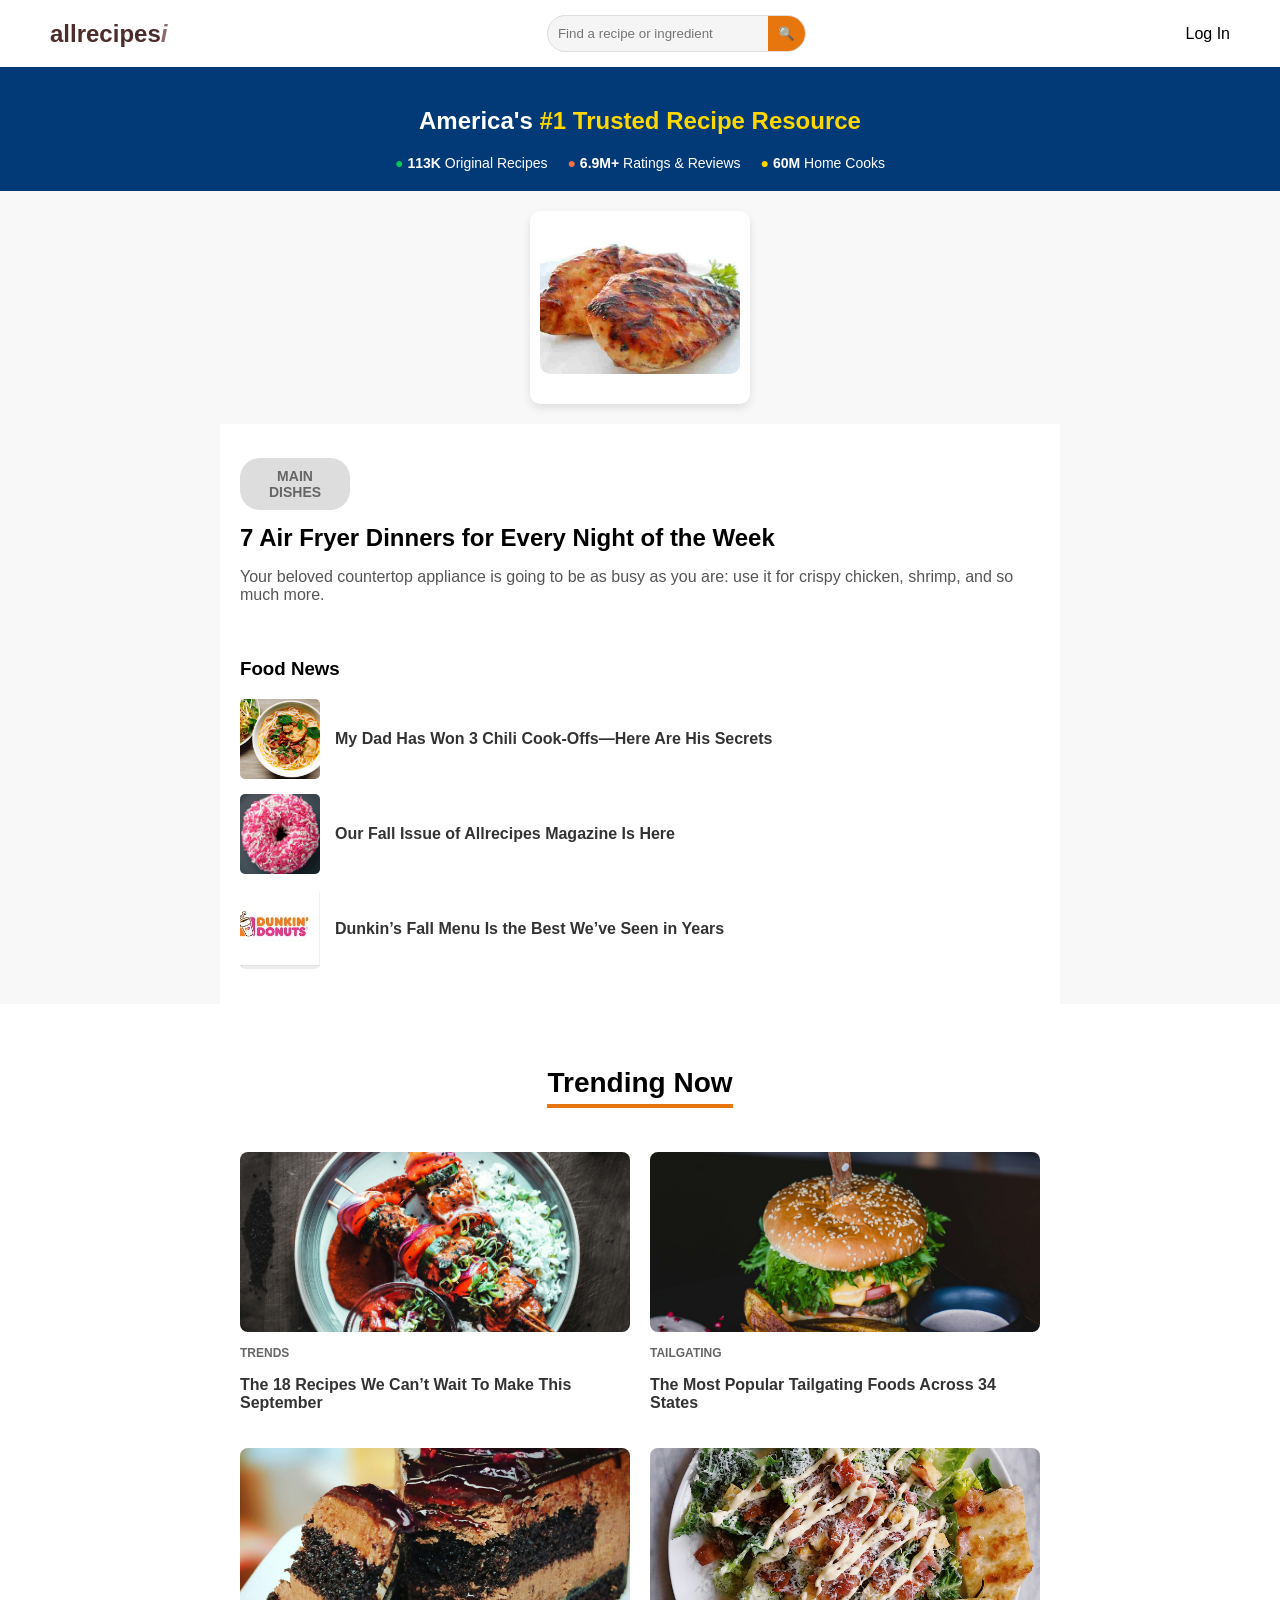
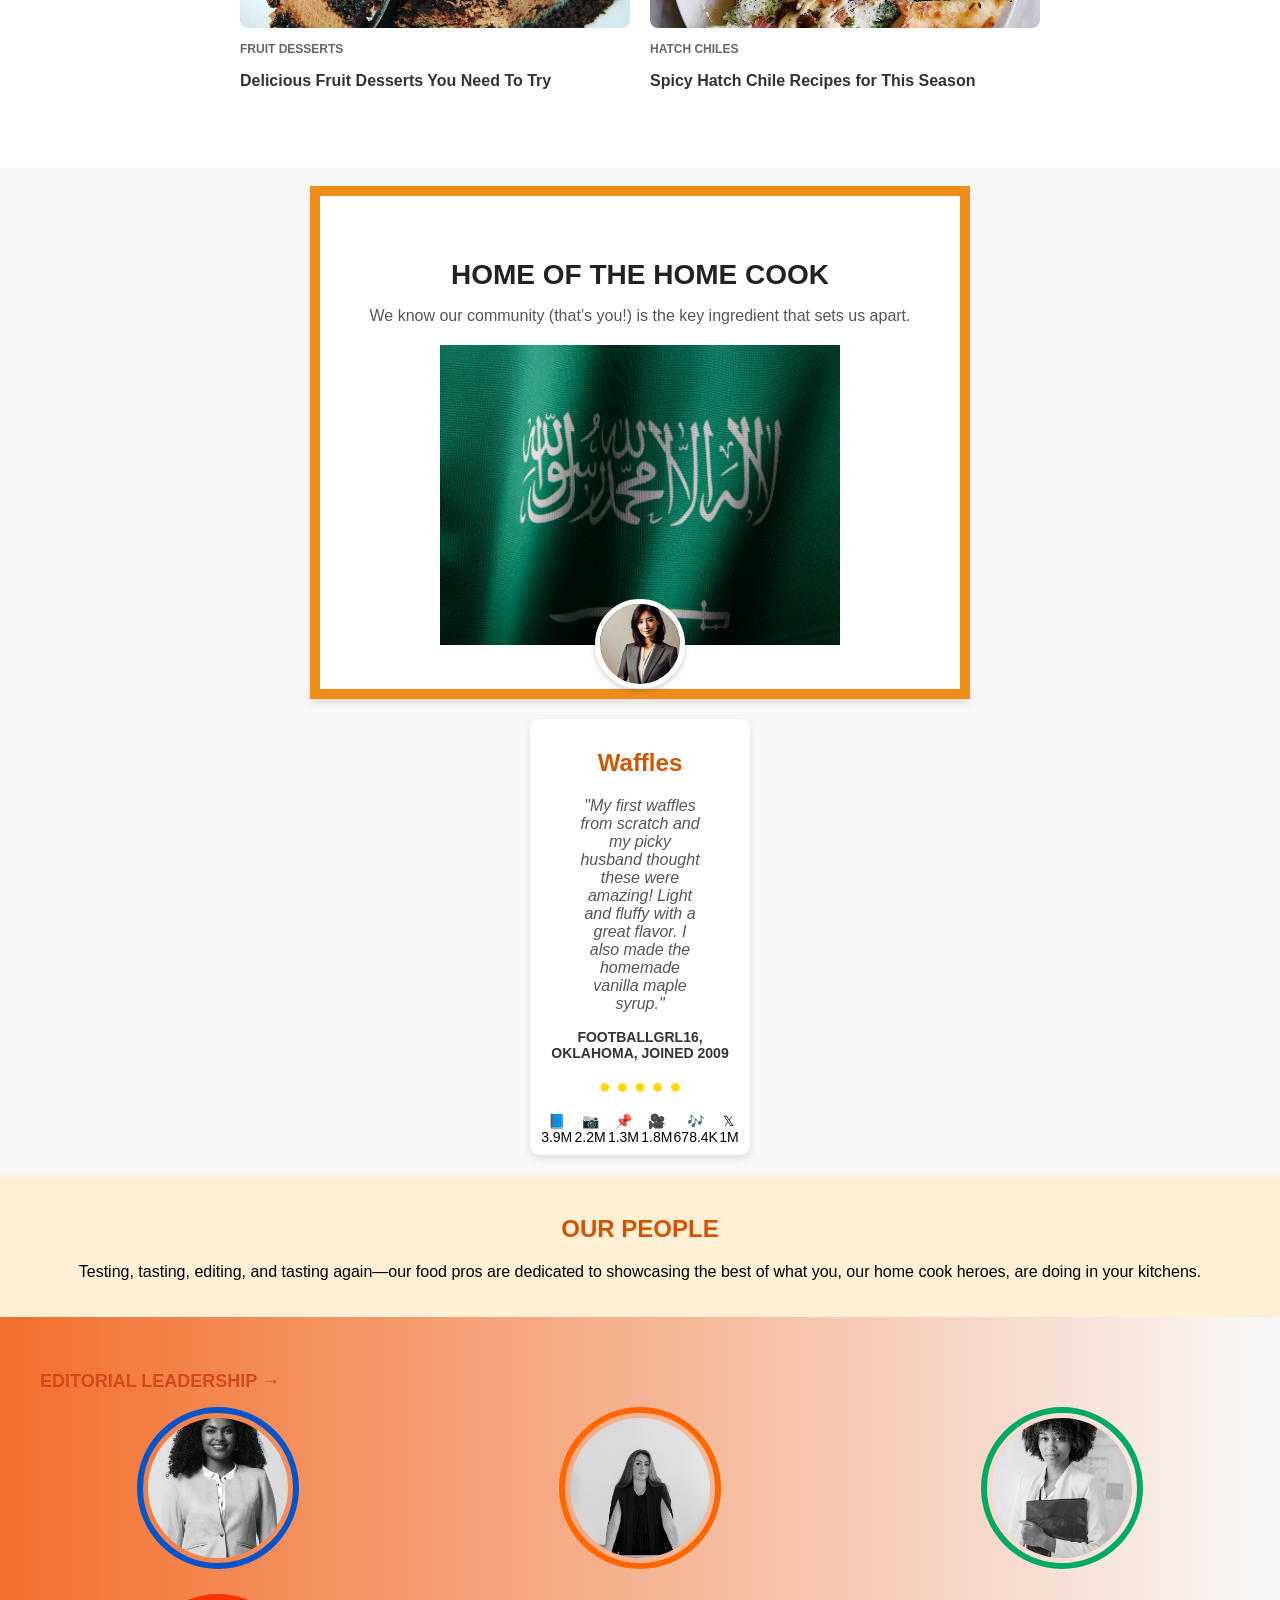
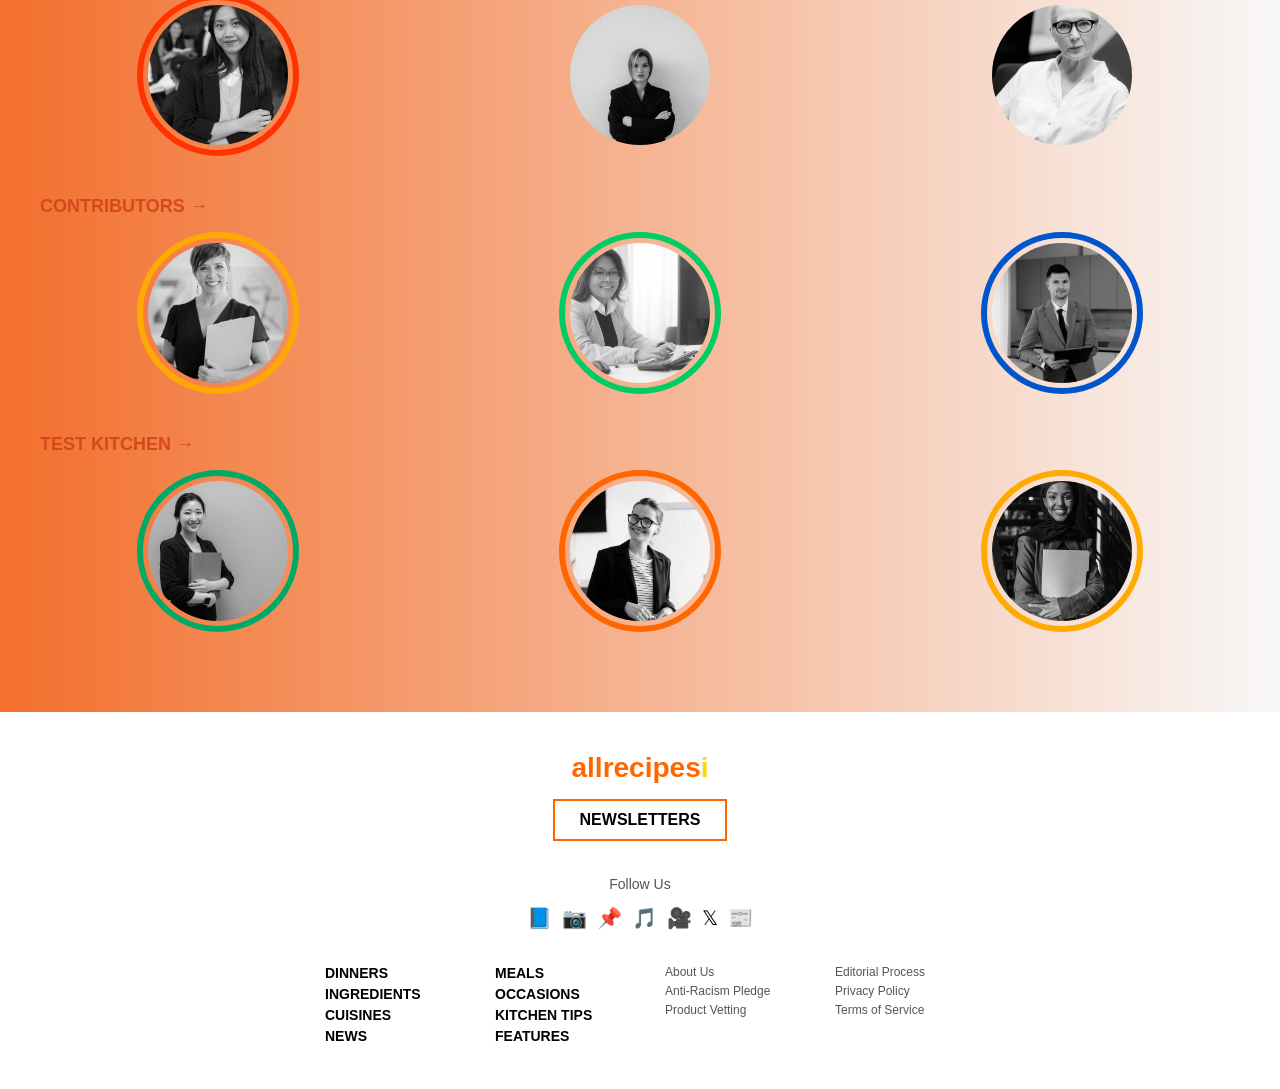
<file: index.html>
<!DOCTYPE html>
<html lang="ar">
<head>
    <meta charset="UTF-8">
    <meta name="viewport" content="width=device-width, initial-scale=1.0">
    <title>lab 5</title>
    <link rel="stylesheet" href="style1.css">
</head>
<body>
    <header>
        <div class="logo">allrecipes<span class="dot">i</span></div>
        <div class="search-bar">
            <input type="text" placeholder="Find a recipe or ingredient">
            <button>🔍</button>
        </div>
        <div class="login"> Log In</div>
    </header>

    <section class="banner">
        <h2>America's <span class="highlight">#1 Trusted Recipe Resource</span></h2>
        <div class="stats">
            <div class="stat"><span class="green">●</span> <strong>113K</strong> Original Recipes</div>
            <div class="stat"><span class="orange">●</span> <strong>6.9M+</strong> Ratings & Reviews</div>
            <div class="stat"><span class="gold">●</span> <strong>60M</strong> Home Cooks</div>
        </div>
    </section>

    <section class="recipe">
        <img src="food.jpg" alt="Crispy Chicken with Sauce">
    </section>

    <section class="articles">
        <div class="article-header">
            <p class="category">MAIN DISHES</p>
            <h2>7 Air Fryer Dinners for Every Night of the Week</h2>
            <p class="article-description">
                Your beloved countertop appliance is going to be as busy as you are: 
                use it for crispy chicken, shrimp, and so much more.
            </p>
        </div>
        
        <div class="food.jpg">
            <h3>Food News</h3>
            <div class="news-item">
                <img src="noodles.jpg" alt="Chili Dish">
                <p>My Dad Has Won 3 Chili Cook-Offs—Here Are His Secrets</p>
            </div>
            <div class="news-item">
                <img src="dount.jpg" alt="Cinnamon Rolls">
                <p>Our Fall Issue of Allrecipes Magazine Is Here</p>
            </div>
            <div class="news-item">
                <img src="dunkin.jpg" alt="Dunkin's Fall Menu">
                <p>Dunkin’s Fall Menu Is the Best We’ve Seen in Years</p>
            </div>
        </div>
    </section>
    <section class="trending">
        <h2 class="trending-title">Trending Now <span class="underline"></span></h2>
        <div class="trending-grid">
            <div class="trend-item">
                <img src="trends.jpg" alt="Recipe 1">
                <p class="trend-category">TRENDS</p>
                <p class="trend-title">The 18 Recipes We Can’t Wait To Make This September</p>
            </div>
            <div class="trend-item">
                <img src="tailgating.jpg" alt="Recipe 2">
                <p class="trend-category">TAILGATING</p>
                <p class="trend-title">The Most Popular Tailgating Foods Across 34 States</p>
            </div>
            <div class="trend-item">
                <img src="ckeck.jpg" alt="Recipe 3">
                <p class="trend-category">FRUIT DESSERTS</p>
                <p class="trend-title">Delicious Fruit Desserts You Need To Try</p>
            </div>
            <div class="trend-item">
                <img src="hatch.jpg" alt="Recipe 4">
                <p class="trend-category">HATCH CHILES</p>
                <p class="trend-title">Spicy Hatch Chile Recipes for This Season</p>
            </div>
        </div>
    </section>
    <div class="home-cook">
        <h2>Home of the Home Cook</h2>
        <p>We know our community (that’s you!) is the key ingredient that sets us apart.</p>
        <div class="image-wrapper">
          <img class="map" src="map.jpg" alt="Map">
          <div class="profile-image">
            <img src="profile.jpg" alt="Profile">
          </div>
        </div>
      </div>

      <section class="recipe">
        <h2 class="recipe-title">Waffles</h2>
       
        <blockquote>
            "My first waffles from scratch and my picky husband thought these were amazing! Light and fluffy with a great flavor. I also made the homemade vanilla maple syrup."
        </blockquote>
        <p class="author">FOOTBALLGRL16, OKLAHOMA, JOINED 2009</p>
        <div class="rating">
            <span>● ● ● ● ●</span>
        </div>
        <div class="social-stats">
            <div class="social"><span>📘</span> 3.9M</div>
            <div class="social"><span>📷</span> 2.2M</div>
            <div class="social"><span>📌</span> 1.3M</div>
            <div class="social"><span>🎥</span> 1.8M</div>
            <div class="social"><span>🎶</span> 678.4K</div>
            <div class="social"><span>𝕏</span> 1M</div>
        </div>
    </section>

    <section class="our-people">
        <h2>OUR PEOPLE</h2>
        <p>Testing, tasting, editing, and tasting again—our food pros are dedicated to showcasing the best of what you, our home cook heroes, are doing in your kitchens.</p>
    </section>


    <section class="team-section">
        <h2 class="category-title">EDITORIAL LEADERSHIP →</h2>
        <div class="team-grid">
            <div class="team-member"><img src="team1.jpg" alt="Leader 1"></div>
            <div class="team-member"><img src="team2.jpg" alt="Leader 2"></div>
            <div class="team-member"><img src="team3.jpg" alt="Leader 3"></div>
            <div class="team-member"><img src="team4.jpg" alt="Leader 4"></div>
            <div class="team-member"><img src="team5.jpg" alt="Leader 5"></div>
            <div class="team-member"><img src="team6.jpg" alt="Leader 6"></div>
        </div>
    
        <h2 class="category-title">CONTRIBUTORS →</h2>
        <div class="team-grid">
            <div class="team-member"><img src="member1.jpg" alt="Contributor 1"></div>
            <div class="team-member"><img src="member2.jpg" alt="Contributor 2"></div>
            <div class="team-member"><img src="member3.jpg" alt="Contributor 3"></div>
        </div>
    
        <h2 class="category-title">TEST KITCHEN →</h2>
        <div class="team-grid">
            <div class="team-member"><img src="member4.jpg" alt="Test Kitchen 1"></div>
            <div class="team-member"><img src="member5.jpg" alt="Test Kitchen 2"></div>
            <div class="team-member"><img src="member6.jpg" alt="Test Kitchen 3"></div>
        </div>
    </section>

    <footer>
        <div class="footer-logo">allrecipes<span class="dot">i</span></div>
    
        <button class="newsletter-btn">NEWSLETTERS</button>
    
        <p class="follow-text">Follow Us</p>
    
        <div class="social-icons">
            <span>📘</span>
            <span>📷</span>
            <span>📌</span>
            <span>🎵</span>
            <span>🎥</span>
            <span>𝕏</span>
            <span>📰</span>
        </div>
    
        <div class="footer-links">
            <div>
                <h4>DINNERS</h4>
                <h4>INGREDIENTS</h4>
                <h4>CUISINES</h4>
                <h4>NEWS</h4>
            </div>
            <div>
                <h4>MEALS</h4>
                <h4>OCCASIONS</h4>
                <h4>KITCHEN TIPS</h4>
                <h4>FEATURES</h4>
            </div>
            <div>
                <p>About Us</p>
                <p>Anti-Racism Pledge</p>
                <p>Product Vetting</p>
            </div>
            <div>
                <p>Editorial Process</p>
                <p>Privacy Policy</p>
                <p>Terms of Service</p>
            </div>
        </div>
    </footer>

</body>
</html>
</file>
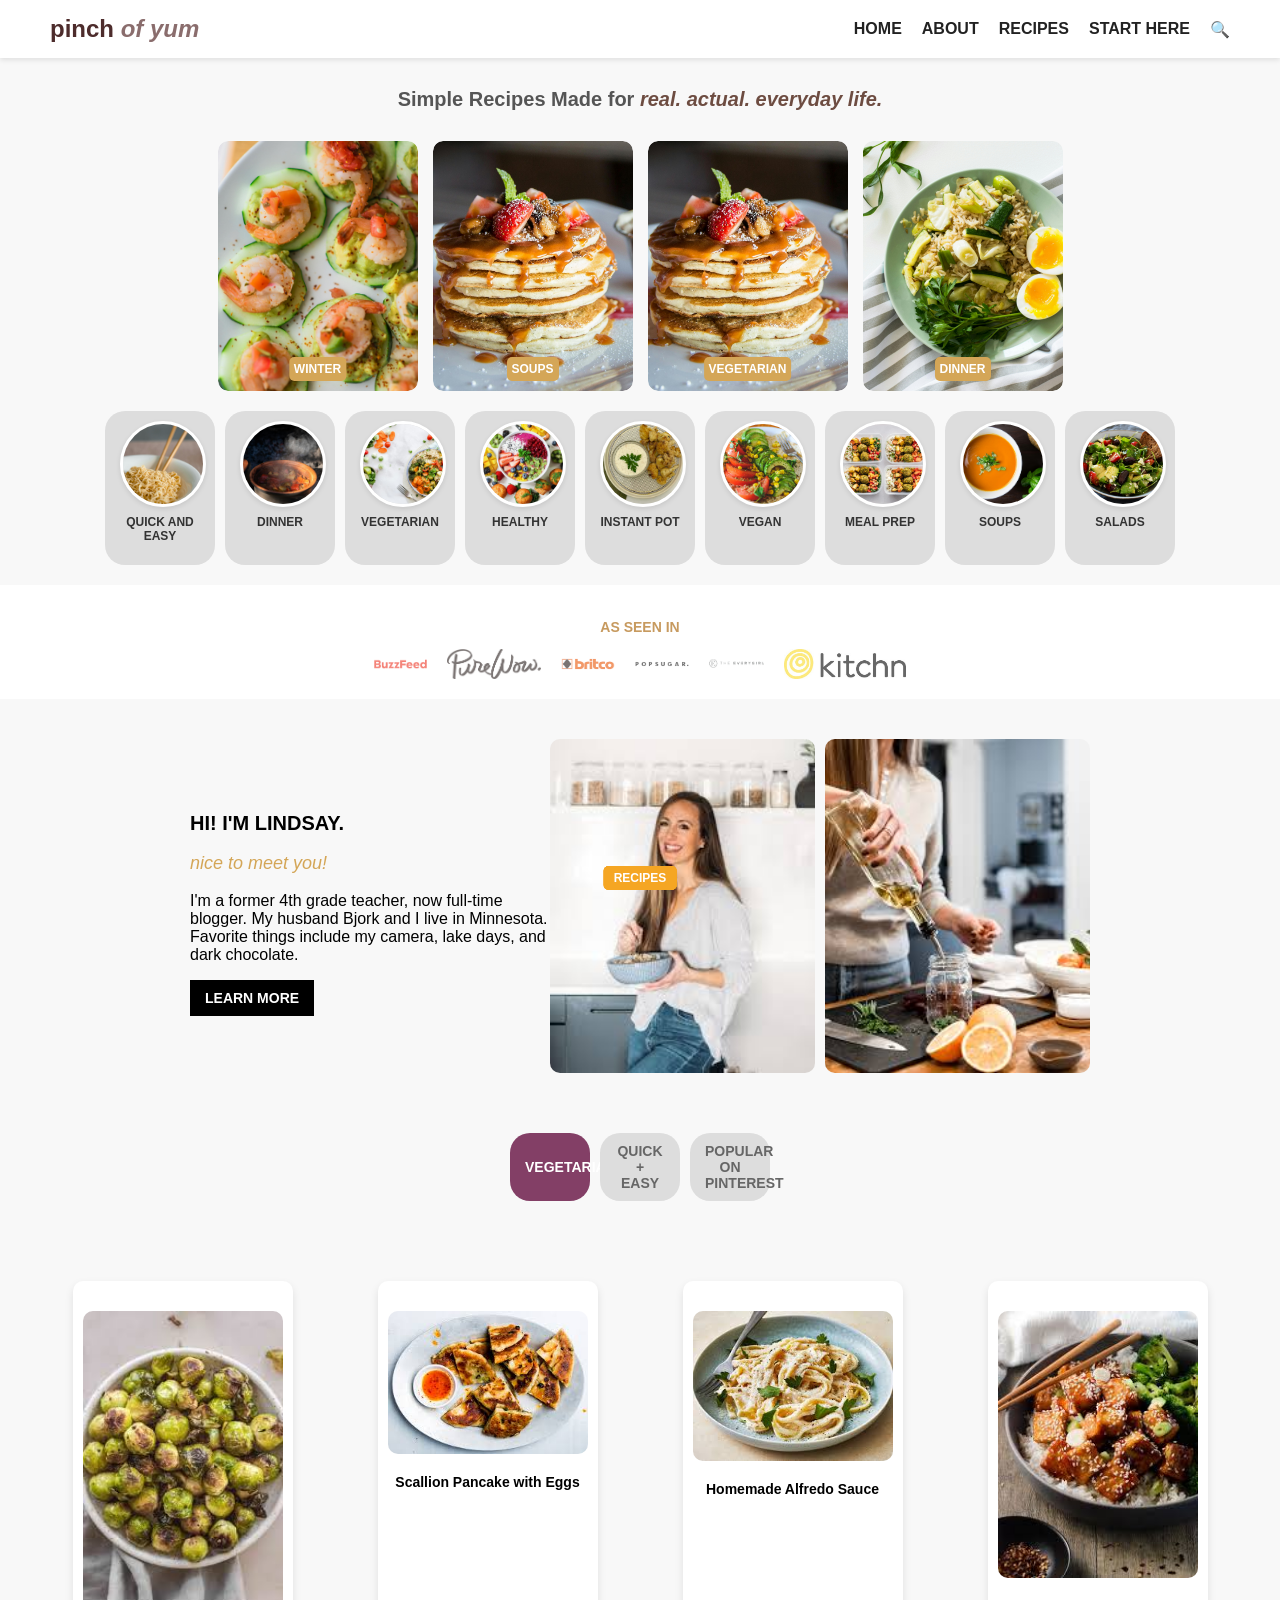
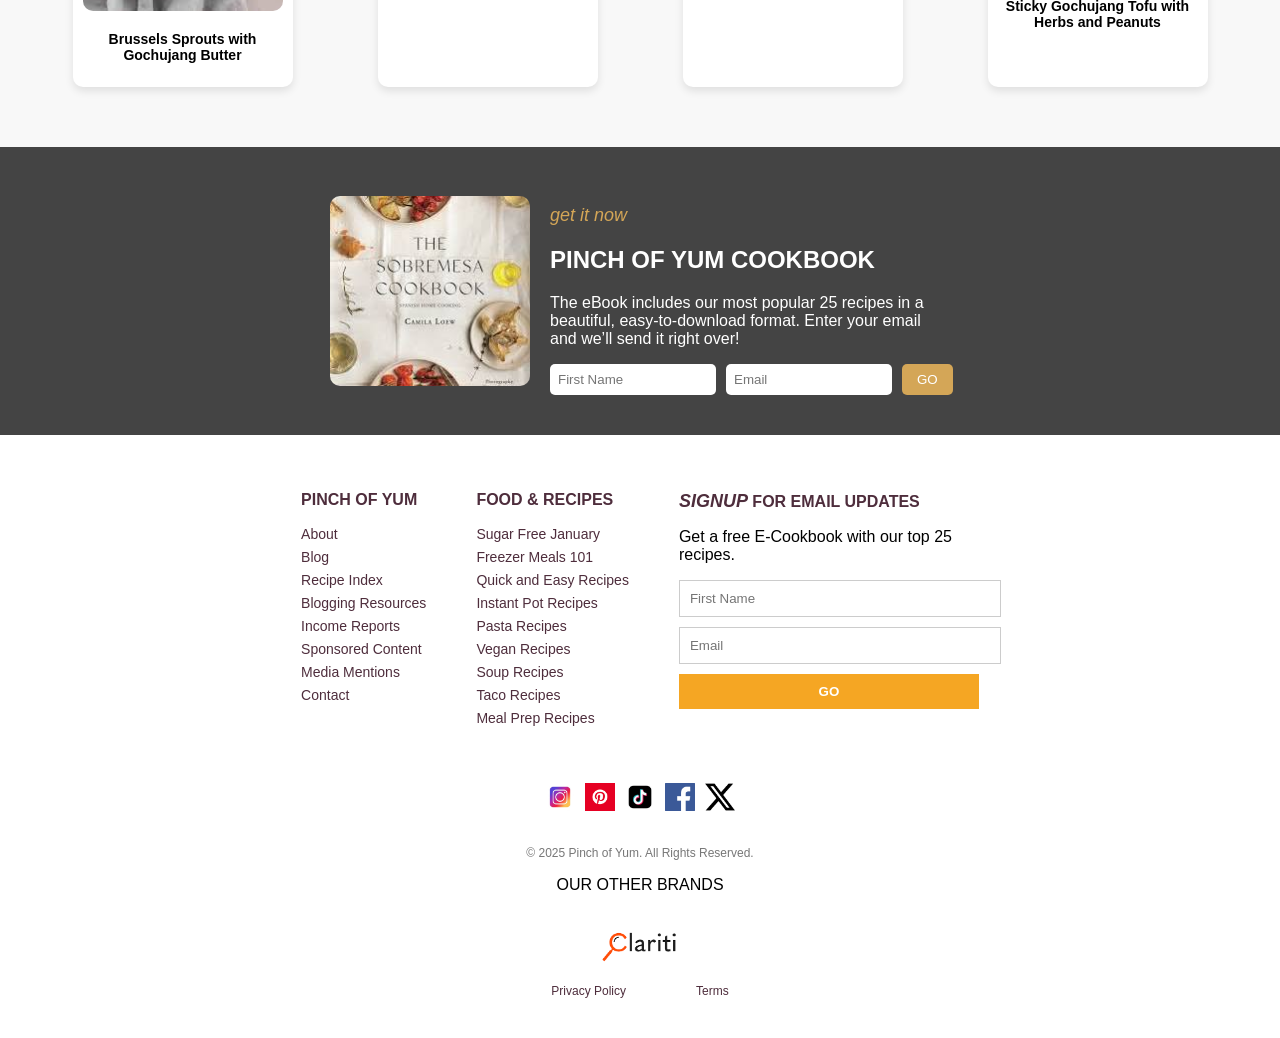
<file: index2.html>
<!DOCTYPE html>
<html lang="en">
<head>
    <meta charset="UTF-8">
    <meta name="viewport" content="width=device-width, initial-scale=1.0">
    <title>Pinch of Yum</title>
    <link rel="stylesheet" href="style1.css">
</head>
<body>

    <!-- الهيدر -->
    <header>
        <div class="logo">pinch <span>of yum</span></div>
        <nav>
            <ul>
                <li><a href="#">HOME</a></li>
                <li><a href="#">ABOUT</a></li>
                <li><a href="#">RECIPES</a></li>
                <li><a href="#">START HERE</a></li>
                <li><a href="#">🔍</a></li>
            </ul>
        </nav>
    </header>

    <!-- القسم الرئيسي -->
    <section class="hero">
        <h2>Simple Recipes Made for <span>real. actual. everyday life.</span></h2>
        <div class="main-images">
            <div class="image-box">
                <img src="p1.jpg" alt="Winter Recipe">
                <div class="label">WINTER</div>
            </div>
            <div class="image-box">
                <img src="p2.jpg" alt="Soup Recipe">
                <div class="label">SOUPS</div>
            </div>
            <div class="image-box">
                <img src="p2.jpg" alt="Vegetarian Recipe">
                <div class="label">VEGETARIAN</div>
            </div>
            <div class="image-box">
                <img src="p3.jpg" alt="Dinner Recipe">
                <div class="label">DINNER</div>
            </div>
        </div>
    </section>

    <!-- تصنيفات الصور الدائرية -->
    <section class="categories">
        <div class="category">
            <img src="ouick.jpg" alt="Quick and Easy">
            <p>QUICK AND EASY</p>
        </div>
        <div class="category">
            <img src="dinner.jpg" alt="Dinner">
            <p>DINNER</p>
        </div>
        <div class="category">
            <img src="vegetarian.jpg" alt="Vegetarian">
            <p>VEGETARIAN</p>
        </div>
        <div class="category">
            <img src="healthy.jpg" alt="Healthy">
            <p>HEALTHY</p>
        </div>
        <div class="category">
            <img src="instantpot.jpg" alt="Instant Pot">
            <p>INSTANT POT</p>
        </div>
        <div class="category">
            <img src="vegan.jpg" alt="Vegan">
            <p>VEGAN</p>
        </div>
        <div class="category">
            <img src="meal.jpg" alt="Meal Prep">
            <p>MEAL PREP</p>
        </div>
        <div class="category">
            <img src="soup.jpg" alt="Soups">
            <p>SOUPS</p>
        </div>
        <div class="category">
            <img src="salad.jpg" alt="Salads">
            <p>SALADS</p>
        </div>
    </section>

    <section class="as-seen-in">
        <p>AS SEEN IN</p>
        <div class="logos">
            <img src="buzzfeed-logo.png" alt="BuzzFeed">
            <img src="purewow-logo.png" alt="PureWow">
            <img src="britco-logo.png" alt="Brit+Co">
            <img src="popsugar-logo.png" alt="PopSugar">
            <img src="everygirl.png" alt="The Everygirl">
            <img src="kitchn-logo.png" alt="Kitchn">
        </div>
    </section>

    <!-- القسم التعريفي -->
    <section class="about">
        <div class="about-text">
            <h2>HI! I'M LINDSAY.</h2>
            <p class="handwriting">nice to meet you!</p>
            <p>I'm a former 4th grade teacher, now full-time blogger. My husband Bjork and I live in Minnesota. Favorite things include my camera, lake days, and dark chocolate.</p>
            <button class="learn-more">LEARN MORE</button>
        </div>
        <div class="about-images">
            <img src="lindsay-cooking.jpg" alt="Lindsay Cooking" class="left-image">
            <img src="lindsay-pouring.jpg" alt="Lindsay Pouring Wine" class="right-image">
        </div>
    </section>

    <!-- أزرار التصنيف -->
    <section class="categories">
        <button class="category vegetarian">VEGETARIAN</button>
        <button class="category">QUICK + EASY</button>
        <button class="category">POPULAR ON PINTEREST</button>
    </section>

    <section class="recipes">
        <div class="recipe">
            <img src="brussels-sprouts.jpg" alt="Brussels Sprouts">
            <span class="label">RECIPES</span>
            <p>Brussels Sprouts with Gochujang Butter</p>
        </div>
        <div class="recipe">
            <img src="scallion-pancake.jpg" alt="Scallion Pancake">
            <span class="label">RECIPES</span>
            <p>Scallion Pancake with Eggs</p>
        </div>
        <div class="recipe">
            <img src="alfredo-sauce.jpg" alt="Alfredo Sauce">
            <span class="label">RECIPES</span>
            <p>Homemade Alfredo Sauce</p>
        </div>
        <div class="recipe">
            <img src="sticky-tofu.jpg" alt="Sticky Tofu">
            <span class="label">RECIPES</span>
            <p>Sticky Gochujang Tofu with Herbs and Peanuts</p>
        </div>
    </section>

    <!-- قسم كتاب الوصفات -->
    <section class="cookbook">
        <div class="cookbook-content">
            <img src="cookbook.jpg" alt="Cookbook">
            <div class="cookbook-text">
                <p class="handwriting">get it now</p>
                <h2>PINCH OF YUM COOKBOOK</h2>
                <p>The eBook includes our most popular 25 recipes in a beautiful, easy-to-download format. Enter your email and we’ll send it right over!</p>
                <form class="email-form">
                    <input type="text" placeholder="First Name">
                    <input type="email" placeholder="Email">
                    <button type="submit">GO</button>
                </form>
            </div>
        </div>
    </section>
    <footer>
        <div class="footer-container">
            <div class="footer-section">
                <h3>PINCH OF YUM</h3>
                <ul>
                    <li><a href="#">About</a></li>
                    <li><a href="#">Blog</a></li>
                    <li><a href="#">Recipe Index</a></li>
                    <li><a href="#">Blogging Resources</a></li>
                    <li><a href="#">Income Reports</a></li>
                    <li><a href="#">Sponsored Content</a></li>
                    <li><a href="#">Media Mentions</a></li>
                    <li><a href="#">Contact</a></li>
                </ul>
            </div>

            <div class="footer-section">
                <h3>FOOD & RECIPES</h3>
                <ul>
                    <li><a href="#">Sugar Free January</a></li>
                    <li><a href="#">Freezer Meals 101</a></li>
                    <li><a href="#">Quick and Easy Recipes</a></li>
                    <li><a href="#">Instant Pot Recipes</a></li>
                    <li><a href="#">Pasta Recipes</a></li>
                    <li><a href="#">Vegan Recipes</a></li>
                    <li><a href="#">Soup Recipes</a></li>
                    <li><a href="#">Taco Recipes</a></li>
                    <li><a href="#">Meal Prep Recipes</a></li>
                </ul>
            </div>

            <div class="footer-section signup">
                <h3><em>Signup</em> for Email Updates</h3>
                <p>Get a free E-Cookbook with our top 25 recipes.</p>
                <form>
                    <input type="text" placeholder="First Name">
                    <input type="email" placeholder="Email">
                    <button type="submit">GO</button>
                </form>
            </div>
        </div>

        <div class="footer-bottom">
            <div class="social-icons">
                <a href="#"><img src="instagram.jpg" alt="Instagram"></a>
                <a href="#"><img src="pinterest-icon.png" alt="Pinterest"></a>
                <a href="#"><img src="tiktok.jpg" alt="TikTok"></a>
                <a href="#"><img src="facebook-icon.png" alt="Facebook"></a>
                <a href="#"><img src="x.jpg" alt="Twitter"></a>
            </div>

            <p class="copyright">© 2025 Pinch of Yum. All Rights Reserved.</p>

            <div class="other-brands">
                <p>OUR OTHER BRANDS</p>
                <img src="clariti-logo.png" alt="Clariti">
            </div>

            <div class="footer-links">
                <a href="#">Privacy Policy</a>
                <a href="#">Terms</a>
            </div>
        </div>
    </footer>

</body>
</html>
</file>
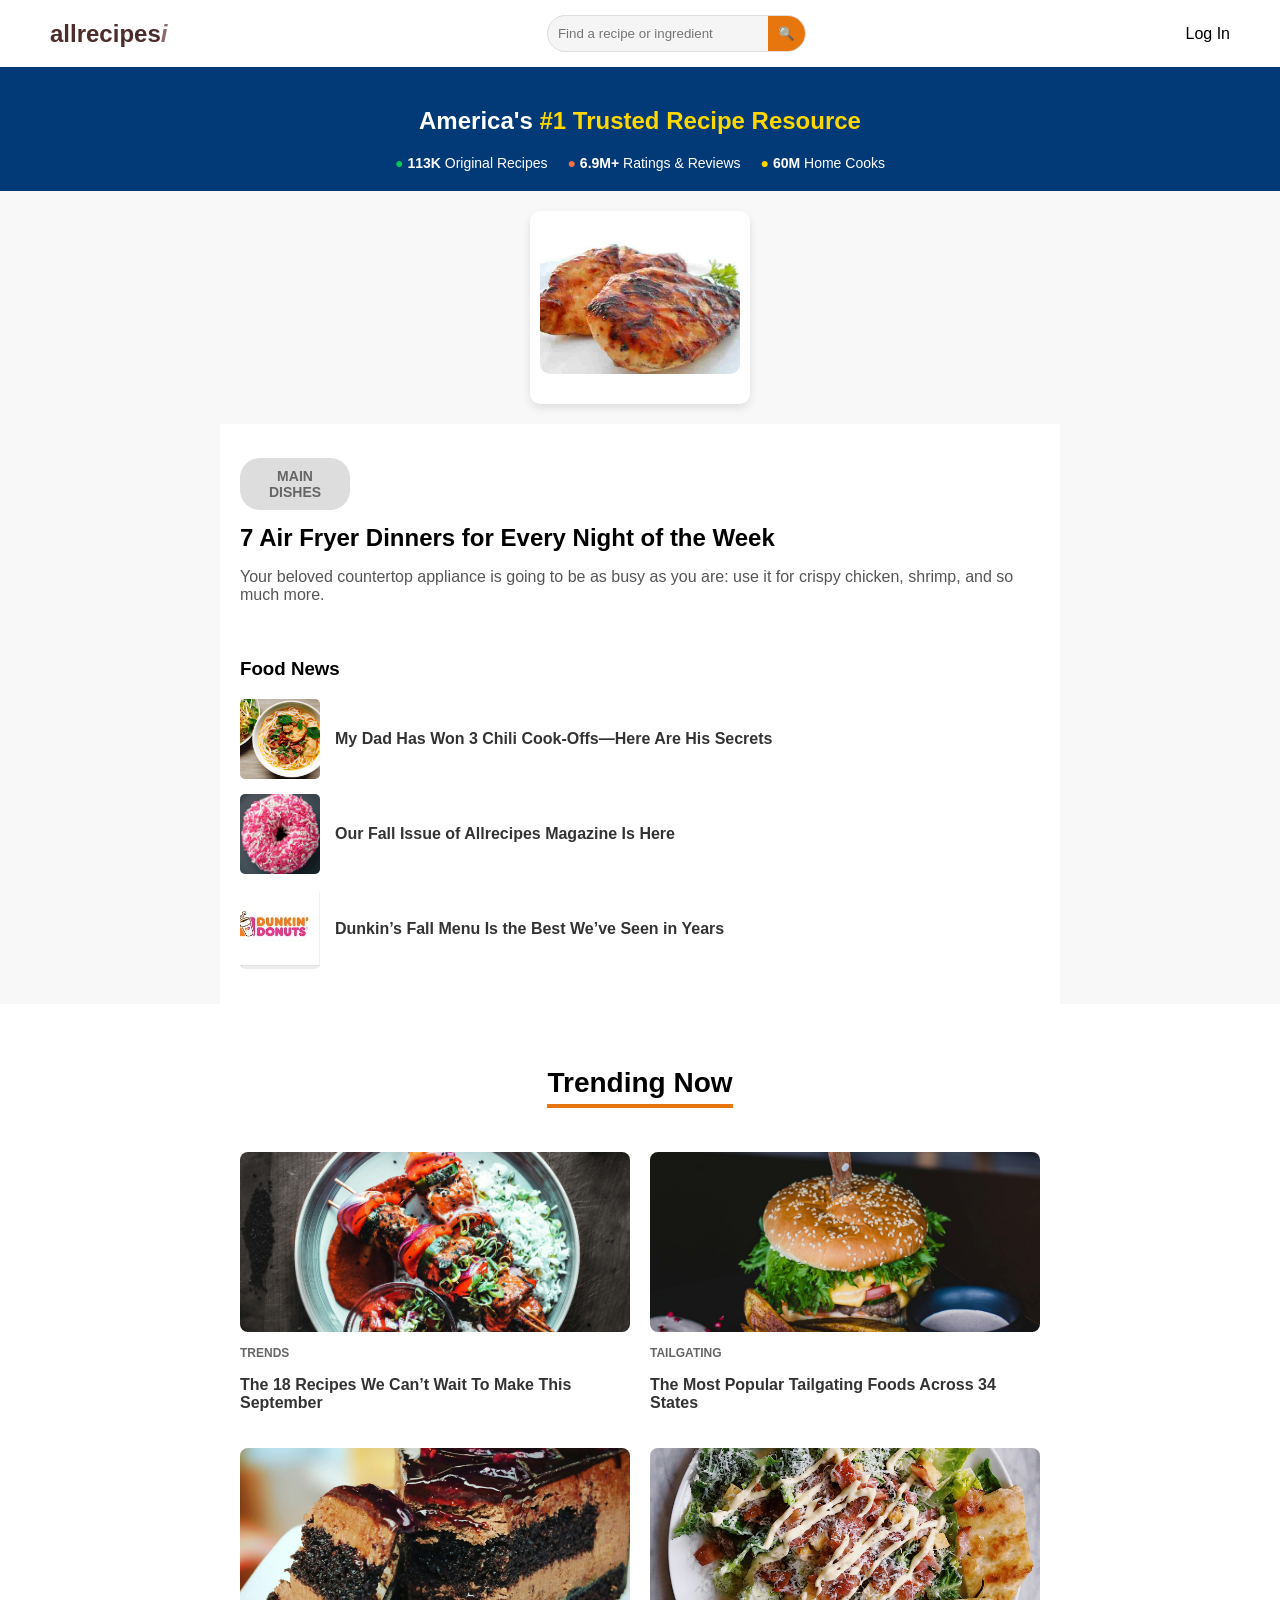
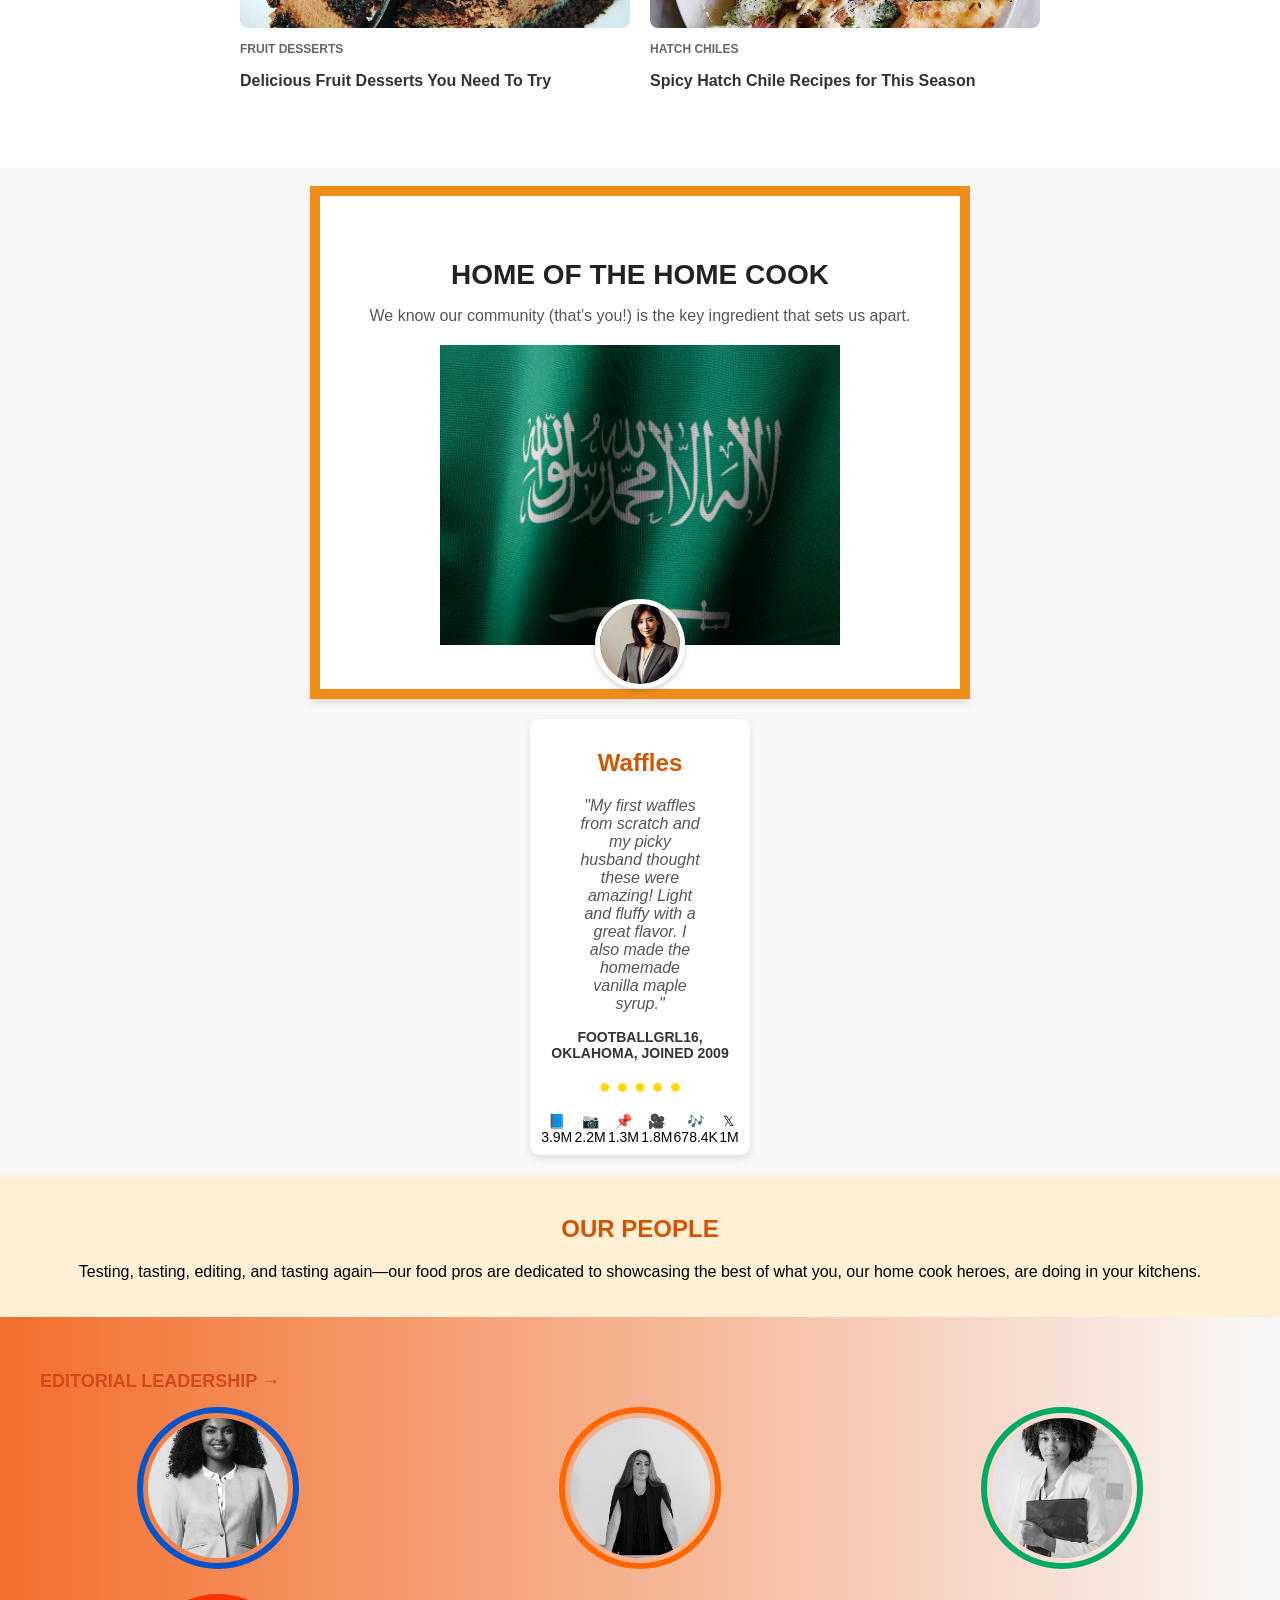
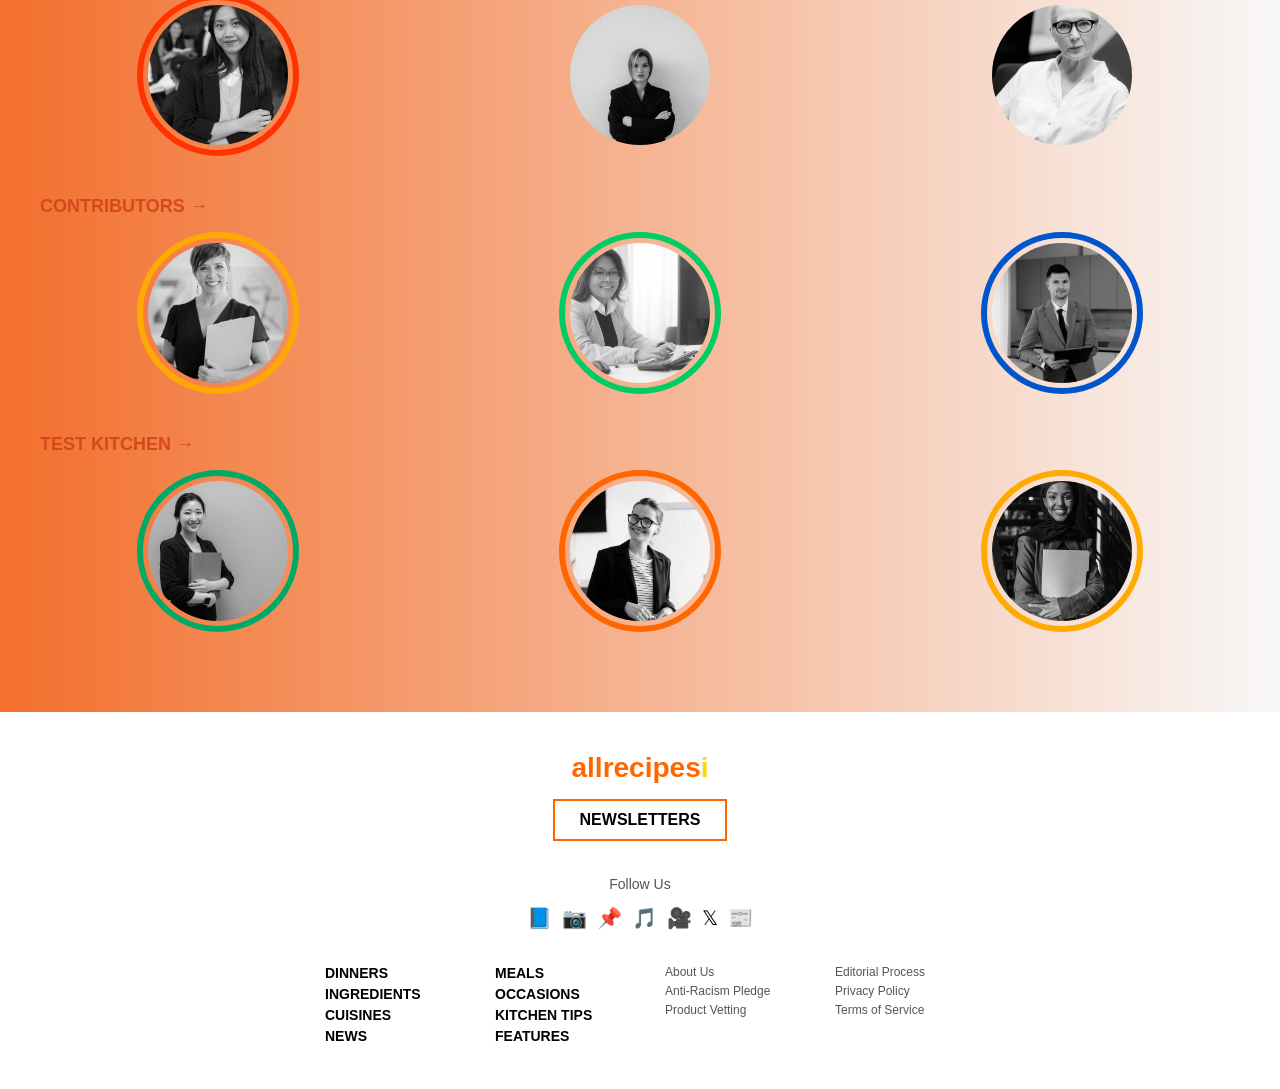
<file: lab5.html>
<!DOCTYPE html>
<html lang="ar">
<head>
    <meta charset="UTF-8">
    <meta name="viewport" content="width=device-width, initial-scale=1.0">
    <title>lab 5</title>
    <link rel="stylesheet" href="style1.css">
</head>
<body>
    <header>
        <div class="logo">allrecipes<span class="dot">i</span></div>
        <div class="search-bar">
            <input type="text" placeholder="Find a recipe or ingredient">
            <button>🔍</button>
        </div>
        <div class="login"> Log In</div>
    </header>

    <section class="banner">
        <h2>America's <span class="highlight">#1 Trusted Recipe Resource</span></h2>
        <div class="stats">
            <div class="stat"><span class="green">●</span> <strong>113K</strong> Original Recipes</div>
            <div class="stat"><span class="orange">●</span> <strong>6.9M+</strong> Ratings & Reviews</div>
            <div class="stat"><span class="gold">●</span> <strong>60M</strong> Home Cooks</div>
        </div>
    </section>

    <section class="recipe">
        <img src="food.jpg" alt="Crispy Chicken with Sauce">
    </section>

    <section class="articles">
        <div class="article-header">
            <p class="category">MAIN DISHES</p>
            <h2>7 Air Fryer Dinners for Every Night of the Week</h2>
            <p class="article-description">
                Your beloved countertop appliance is going to be as busy as you are: 
                use it for crispy chicken, shrimp, and so much more.
            </p>
        </div>
        
        <div class="food.jpg">
            <h3>Food News</h3>
            <div class="news-item">
                <img src="noodles.jpg" alt="Chili Dish">
                <p>My Dad Has Won 3 Chili Cook-Offs—Here Are His Secrets</p>
            </div>
            <div class="news-item">
                <img src="dount.jpg" alt="Cinnamon Rolls">
                <p>Our Fall Issue of Allrecipes Magazine Is Here</p>
            </div>
            <div class="news-item">
                <img src="dunkin.jpg" alt="Dunkin's Fall Menu">
                <p>Dunkin’s Fall Menu Is the Best We’ve Seen in Years</p>
            </div>
        </div>
    </section>
    <section class="trending">
        <h2 class="trending-title">Trending Now <span class="underline"></span></h2>
        <div class="trending-grid">
            <div class="trend-item">
                <img src="trends.jpg" alt="Recipe 1">
                <p class="trend-category">TRENDS</p>
                <p class="trend-title">The 18 Recipes We Can’t Wait To Make This September</p>
            </div>
            <div class="trend-item">
                <img src="tailgating.jpg" alt="Recipe 2">
                <p class="trend-category">TAILGATING</p>
                <p class="trend-title">The Most Popular Tailgating Foods Across 34 States</p>
            </div>
            <div class="trend-item">
                <img src="ckeck.jpg" alt="Recipe 3">
                <p class="trend-category">FRUIT DESSERTS</p>
                <p class="trend-title">Delicious Fruit Desserts You Need To Try</p>
            </div>
            <div class="trend-item">
                <img src="hatch.jpg" alt="Recipe 4">
                <p class="trend-category">HATCH CHILES</p>
                <p class="trend-title">Spicy Hatch Chile Recipes for This Season</p>
            </div>
        </div>
    </section>
    <div class="home-cook">
        <h2>Home of the Home Cook</h2>
        <p>We know our community (that’s you!) is the key ingredient that sets us apart.</p>
        <div class="image-wrapper">
          <img class="map" src="map.jpg" alt="Map">
          <div class="profile-image">
            <img src="profile.jpg" alt="Profile">
          </div>
        </div>
      </div>

      <section class="recipe">
        <h2 class="recipe-title">Waffles</h2>
       
        <blockquote>
            "My first waffles from scratch and my picky husband thought these were amazing! Light and fluffy with a great flavor. I also made the homemade vanilla maple syrup."
        </blockquote>
        <p class="author">FOOTBALLGRL16, OKLAHOMA, JOINED 2009</p>
        <div class="rating">
            <span>● ● ● ● ●</span>
        </div>
        <div class="social-stats">
            <div class="social"><span>📘</span> 3.9M</div>
            <div class="social"><span>📷</span> 2.2M</div>
            <div class="social"><span>📌</span> 1.3M</div>
            <div class="social"><span>🎥</span> 1.8M</div>
            <div class="social"><span>🎶</span> 678.4K</div>
            <div class="social"><span>𝕏</span> 1M</div>
        </div>
    </section>

    <section class="our-people">
        <h2>OUR PEOPLE</h2>
        <p>Testing, tasting, editing, and tasting again—our food pros are dedicated to showcasing the best of what you, our home cook heroes, are doing in your kitchens.</p>
    </section>


    <section class="team-section">
        <h2 class="category-title">EDITORIAL LEADERSHIP →</h2>
        <div class="team-grid">
            <div class="team-member"><img src="team1.jpg" alt="Leader 1"></div>
            <div class="team-member"><img src="team2.jpg" alt="Leader 2"></div>
            <div class="team-member"><img src="team3.jpg" alt="Leader 3"></div>
            <div class="team-member"><img src="team4.jpg" alt="Leader 4"></div>
            <div class="team-member"><img src="team5.jpg" alt="Leader 5"></div>
            <div class="team-member"><img src="team6.jpg" alt="Leader 6"></div>
        </div>
    
        <h2 class="category-title">CONTRIBUTORS →</h2>
        <div class="team-grid">
            <div class="team-member"><img src="member1.jpg" alt="Contributor 1"></div>
            <div class="team-member"><img src="member2.jpg" alt="Contributor 2"></div>
            <div class="team-member"><img src="member3.jpg" alt="Contributor 3"></div>
        </div>
    
        <h2 class="category-title">TEST KITCHEN →</h2>
        <div class="team-grid">
            <div class="team-member"><img src="member4.jpg" alt="Test Kitchen 1"></div>
            <div class="team-member"><img src="member5.jpg" alt="Test Kitchen 2"></div>
            <div class="team-member"><img src="member6.jpg" alt="Test Kitchen 3"></div>
        </div>
    </section>

    <footer>
        <div class="footer-logo">allrecipes<span class="dot">i</span></div>
    
        <button class="newsletter-btn">NEWSLETTERS</button>
    
        <p class="follow-text">Follow Us</p>
    
        <div class="social-icons">
            <span>📘</span>
            <span>📷</span>
            <span>📌</span>
            <span>🎵</span>
            <span>🎥</span>
            <span>𝕏</span>
            <span>📰</span>
        </div>
    
        <div class="footer-links">
            <div>
                <h4>DINNERS</h4>
                <h4>INGREDIENTS</h4>
                <h4>CUISINES</h4>
                <h4>NEWS</h4>
            </div>
            <div>
                <h4>MEALS</h4>
                <h4>OCCASIONS</h4>
                <h4>KITCHEN TIPS</h4>
                <h4>FEATURES</h4>
            </div>
            <div>
                <p>About Us</p>
                <p>Anti-Racism Pledge</p>
                <p>Product Vetting</p>
            </div>
            <div>
                <p>Editorial Process</p>
                <p>Privacy Policy</p>
                <p>Terms of Service</p>
            </div>
        </div>
    </footer>

</body>
</html>
</file>
<file: style1.css>
/* إعدادات عامة */
body {
    font-family: Arial, sans-serif;
    margin: 0;
    padding: 0;
    text-align: center;
    background-color: #fff;
}

/* تصميم الهيدر */
header {
    display: flex;
    justify-content: space-between;
    align-items: center;
    background-color: white;
    padding: 10px 20px;
    box-shadow: 0px 2px 10px rgba(0, 0, 0, 0.1);
}

.logo {
    font-size: 24px;
    font-weight: bold;
    color: #E7760E;
}

.dot {
    color: gold;
}

.search-bar {
    display: flex;
    border: 1px solid #ddd;
    border-radius: 20px;
    overflow: hidden;
    background: #f5f5f5;
}

.search-bar input {
    border: none;
    padding: 10px;
    outline: none;
    width: 200px;
    background: transparent;
}

.search-bar button {
    background: #E7760E;
    border: none;
    padding: 10px;
    cursor: pointer;
    color: white;
}

.login {
    font-size: 16px;
    cursor: pointer;
}

/* قسم البانر */
.banner {
    background: #023A78;
    color: white;
    padding: 20px;
}

.highlight {
    color: gold;
}

.stats {
    display: flex;
    justify-content: center;
    gap: 20px;
    margin-top: 10px;
}

.stat {
    font-size: 14px;
}

.green { color: #00C853; }
.orange { color: #FF7043; }
.gold { color: gold; }

/* قسم الوصفة */
.recipe img {
    width: 80%;
    max-width: 600px;
    margin: 20px auto;
    display: block;
    border-radius: 10px;
}

/* قسم المقالات */
.articles {
    background-color: white;
    padding: 20px;
    text-align: left;
    max-width: 800px;
    margin: 0 auto;
}

.article-header {
    padding-bottom: 20px;
}

.category {
    font-size: 14px;
    font-weight: bold;
    color: #666;
    text-transform: uppercase;
}

.article-header h2 {
    font-size: 24px;
    font-weight: bold;
    margin: 10px 0;
}

.article-description {
    font-size: 16px;
    color: #555;
}

.food-news {
    background: #F9F8EB;
    padding: 20px;
    border-radius: 8px;
}

.food-news h3 {
    font-size: 20px;
    font-weight: bold;
    text-align: center;
}

.news-item {
    display: flex;
    align-items: center;
    margin: 15px 0;
}

.news-item img {
    width: 80px;
    height: 80px;
    border-radius: 5px;
    margin-right: 15px;
    object-fit: cover;
}

.news-item p {
    font-size: 16px;
    font-weight: bold;
    color: #333;
    margin: 0;
}

/*  التصميم المتجاوب  للابتوب*/
@media (max-width: 768px) {
    header {
        flex-direction: column;
        align-items: center;
        text-align: center;
    }

    .search-bar {
        margin-top: 10px;
        width: 80%;
    }

    .stats {
        flex-direction: column;
        gap: 10px;
    }

    .recipe img {
        width: 90%;
    }

    .articles {
        padding: 15px;
    }

    .news-item {
        flex-direction: column;
        text-align: center;
    }

    .news-item img {
        margin-right: 0;
        margin-bottom: 10px;
    }
}
.trending {
    padding: 40px 20px;
    background: white;
    text-align: center;
}

.trending-title {
    font-size: 28px;
    font-weight: bold;
    position: relative;
    display: inline-block;
}

.underline {
    display: block;
    width: 100%;
    height: 4px;
    background-color: #E7760E;
    margin-top: 5px;
}

/* الشبكة */
.trending-grid {
    display: grid;
    grid-template-columns: repeat(2, 1fr);
    gap: 20px;
    max-width: 800px;
    margin: 20px auto;
}

.trend-item {
    text-align: left;
}

.trend-item img {
    width: 100%;
    height: 180px;
    object-fit: cover;
    border-radius: 8px;
}

.trend-category {
    font-size: 12px;
    font-weight: bold;
    color: #666;
    text-transform: uppercase;
    margin-top: 10px;
}

.trend-title {
    font-size: 16px;
    font-weight: bold;
    color: #333;
}

/* التصميم المتجاوب للجوال */
@media (max-width: 768px) {
    .trending-grid {
        grid-template-columns: 1fr;
    }

    .trend-item img {
        height: 150px;
    }
}

.home-cook {
    background: white;
    border: 10px solid #f08c1a;
    padding: 40px 20px;
    text-align: center;
    margin: 20px auto;
    max-width: 600px;
    box-shadow: 0 4px 8px rgba(0, 0, 0, 0.1);
}

.home-cook h2 {
    font-size: 28px;
    font-weight: bold;
    color: #222;
    text-transform: uppercase;
    margin-bottom: 10px;
}

.home-cook p {
    font-size: 16px;
    color: #555;
    margin-bottom: 20px;
}

.learn-more {
    color: #f08c1a;
    font-weight: bold;
    cursor: pointer;
}

.image-wrapper {
    position: relative;
    max-width: 400px;
    margin: 0 auto;
}

.map {
    width: 100%;
}

.profile-image {
    position: absolute;
    left: 50%;
    bottom: -40px;
    transform: translateX(-50%);
    width: 80px;
    height: 80px;
    border-radius: 50%;
    overflow: hidden;
    border: 5px solid white;
    box-shadow: 0 2px 6px rgba(0, 0, 0, 0.2);
}

.profile-image img {
    width: 100%;
    height: 100%;
    object-fit: cover;
}
.stats {
    display: flex;
    justify-content: center;
    gap: 20px;
    margin-top: 10px;
}

.stat {
    font-size: 14px;
}

/* قسم الوصفة */
.recipe {
    background-color: white;
    padding: 20px;
    margin: 20px auto;
    max-width: 600px;
    border-radius: 10px;
    box-shadow: 0px 4px 8px rgba(0, 0, 0, 0.1);
    text-align: center;
}

.recipe-title {
    color: #d35400;
}

.recipe-image {
    width: 100%;
    border-radius: 10px;
    margin: 15px 0;
}

blockquote {
    font-style: italic;
    color: #555;
}

.author {
    font-weight: bold;
    color: #333;
}

/* التقييم */
.rating span {
    color: gold;
    font-size: 20px;
}

/* أيقونات التواصل الاجتماعي */
.social-stats {
    display: flex;
    justify-content: space-around;
    margin-top: 15px;
}

.social {
    font-size: 14px;
}

/* قسم "OUR PEOPLE" */
.our-people {
    background-color: #ffefd5;
    padding: 20px;
    text-align: center;
}

.our-people h2 {
    color: #d35400;
}

/* تحسينات إضافية */
@media (max-width: 480px) {
    .stats {
        flex-direction: column;
        align-items: center;
    }

    .social-stats {
        flex-wrap: wrap;
        gap: 10px;
    }
}

footer {
    background-color: #f8f8f8;
    text-align: center;
    padding: 30px;
    font-family: Arial, sans-serif;
}

.footer-logo {
    font-size: 28px;
    font-weight: bold;
    color: #ff6600;
}

.newsletter-btn {
    display: inline-block;
    margin: 15px 0;
    padding: 10px 25px;
    font-size: 16px;
    font-weight: bold;
    border: 2px solid #ff6600;
    background: white;
    cursor: pointer;
}

.follow-text {
    margin-top: 20px;
    font-size: 14px;
    color: #555;
}

.social-icons {
    display: flex;
    justify-content: center;
    gap: 15px;
    font-size: 20px;
    margin: 10px 0 30px;
}

.footer-links {
    display: flex;
    justify-content: center;
    gap: 50px;
    flex-wrap: wrap;
    text-align: left;
}

.footer-links div {
    min-width: 120px;
}

.footer-links h4 {
    font-size: 14px;
    font-weight: bold;
    margin: 5px 0;
}

.footer-links p {
    font-size: 12px;
    color: #555;
    margin: 5px 0;
}
.team-section {
    background: linear-gradient(to right, #f36f2c, #f8f8f8);
    padding: 40px 20px;
    text-align: center;
    font-family: Arial, sans-serif;
}

.category-title {
    font-size: 18px;
    font-weight: bold;
    color: #d44a1c;
    margin-bottom: 15px;
    text-transform: uppercase;
    text-align: left;
    padding-left: 20px;
}

.team-grid {
    display: grid;
    grid-template-columns: repeat(3, 1fr);
    gap: 25px;
    justify-content: center;
    align-items: center;
    margin-bottom: 40px;
}

.team-member {
    width: 140px; /* حجم الإطار */
    height: 140px;
    border-radius: 50%;
    overflow: hidden;
    display: flex;
    justify-content: center;
    align-items: center;
    margin: auto;
    border: 6px solid transparent; /* الحدود الافتراضية */
    padding: 5px; /* يضيف مسافة بين الصورة والحد */
}

/* حجم الصور داخل الدائرة */
.team-member img {
    width: 100%;
    height: 100%;
    object-fit: cover;
    border-radius: 50%;
    filter: grayscale(100%); /* تحويل الصور إلى أبيض وأسود */
}

/* الألوان المحددة لكل قسم */
.team-grid:nth-of-type(1) .team-member:nth-child(1) { border-color: #0055cc; }
.team-grid:nth-of-type(1) .team-member:nth-child(2) { border-color: #ff6600; }
.team-grid:nth-of-type(1) .team-member:nth-child(3) { border-color: #00aa66; }
.team-grid:nth-of-type(1) .team-member:nth-child(4) { border-color: #ff3300; }

.team-grid:nth-of-type(2) .team-member:nth-child(1) { border-color: #ffaa00; }
.team-grid:nth-of-type(2) .team-member:nth-child(2) { border-color: #00cc66; }
.team-grid:nth-of-type(2) .team-member:nth-child(3) { border-color: #0055cc; }

.team-grid:nth-of-type(3) .team-member:nth-child(1) { border-color: #00aa66; }
.team-grid:nth-of-type(3) .team-member:nth-child(2) { border-color: #ff6600; }
.team-grid:nth-of-type(3) .team-member:nth-child(3) { border-color: #ffaa00; }


body {
    font-family: Arial, sans-serif;
    margin: 0;
    padding: 0;
    background-color: #f8f8f8;
    text-align: center;
}

.as-seen-in {
    padding: 20px 0;
    background-color: #fff;
    font-size: 14px;
    font-weight: bold;
    color: #a0a0a0;
}

.as-seen-in .logos {
    display: flex;
    justify-content: center;
    gap: 20px;
    margin-top: 10px;
}

.as-seen-in img {
    height: 30px;
}

.about-lindsay {
    display: flex;
    justify-content: center;
    align-items: center;
    background-color: white;
    padding: 40px;
    gap: 30px;
}

.about-lindsay .text {
    max-width: 350px;
    text-align: left;
}

.about-lindsay h2 {
    font-size: 24px;
    margin: 0;
}

.about-lindsay .handwriting {
    font-style: italic;
    font-size: 18px;
    color: gray;
}

.about-lindsay button {
    background-color: #333;
    color: white;
    border: none;
    padding: 10px 20px;
    font-weight: bold;
    cursor: pointer;
}

.about-lindsay .images {
    display: flex;
    gap: 10px;
}

.about-lindsay .images img {
    width: 200px;
    border-radius: 10px;
}

.recipe-categories {
    display: flex;
    justify-content: center;
    gap: 15px;
    margin: 30px 0;
}

.recipe-categories button {
    background-color: #eaeaea;
    border: none;
    padding: 10px 15px;
    font-weight: bold;
    cursor: pointer;
    border-radius: 20px;
}

.recipe-categories .active {
    background-color: #772f58;
    color: white;
}

.recipes {
    display: grid;
    grid-template-columns: repeat(4, 1fr);
    gap: 20px;
    padding: 20px;
}

.recipe {
    background-color: white;
    padding: 10px;
    border-radius: 10px;
}

.recipe img {
    width: 100%;
    border-radius: 10px;
}

.recipe .label {
    display: inline-block;
    background-color: #f5a623;
    color: white;
    padding: 5px 10px;
    font-size: 12px;
    border-radius: 5px;
    margin-top: 5px;
}

.recipe p {
    font-size: 14px;
    font-weight: bold;
}





body {
    font-family: Arial, sans-serif;
    margin: 0;
    padding: 0;
    text-align: center;
    background: #f8f8f8;
}

/* الهيدر */
header {
    display: flex;
    justify-content: space-between;
    align-items: center;
    padding: 15px 50px;
    background: white;
    box-shadow: 0 2px 5px rgba(0, 0, 0, 0.1);
}

.logo {
    font-size: 24px;
    font-weight: bold;
    color: #4d2c2c;
}

.logo span {
    font-style: italic;
    color: #8a6d6d;
}

nav ul {
    list-style: none;
    padding: 0;
    margin: 0;
    display: flex;
}

nav ul li {
    margin-left: 20px;
}

nav ul li a {
    text-decoration: none;
    color: #222;
    font-size: 16px;
    font-weight: bold;
}

/* القسم الرئيسي */
.hero h2 {
    font-size: 20px;
    color: #555;
    margin: 30px 0;
}

.hero h2 span {
    font-weight: bold;
    font-style: italic;
    color: #6d4c41;
}

.main-images {
    display: flex;
    justify-content: center;
    gap: 15px;
    flex-wrap: wrap;
}

.image-box {
    position: relative;
    width: 200px;
    height: 250px;
    overflow: hidden;
    border-radius: 10px;
}

.image-box img {
    width: 100%;
    height: 100%;
    object-fit: cover;
    border-radius: 10px;
}

.label {
    position: absolute;
    bottom: 10px;
    left: 50%;
    transform: translateX(-50%);
    background: #c79a5f;
    color: white;
    padding: 5px 10px;
    font-size: 14px;
    font-weight: bold;
    border-radius: 5px;
}

/* تصنيفات الصور الدائرية */
.categories {
    display: flex;
    justify-content: center;
    flex-wrap: wrap;
    margin: 30px 0;
    gap: 15px;
}

.category {
    text-align: center;
    width: 80px;
}

.category img {
    width: 80px;
    height: 80px;
    border-radius: 50%;
    object-fit: cover;
    border: 3px solid white;
    box-shadow: 0 2px 5px rgba(0, 0, 0, 0.1);
}

.category p {
    font-size: 12px;
    color: #333;
    font-weight: bold;
    margin-top: 5px;
}
.as-seen-in {
    text-align: center;
    padding: 20px 0;
    font-size: 14px;
    font-weight: bold;
    color: #c79a5f;
}

.logos {
    display: flex;
    justify-content: center;
    gap: 20px;
    flex-wrap: wrap;
}

.logos img {
    height: 30px;
    opacity: 0.6;
}

/* القسم التعريفي */
.about {
    display: flex;
    justify-content: center;
    align-items: center;
    padding: 40px 20px;
    max-width: 900px;
    margin: auto;
}

.about-text {
    width: 40%;
    text-align: left;
}

.about-text h2 {
    font-size: 20px;
    font-weight: bold;
}

.handwriting {
    font-size: 18px;
    font-style: italic;
    color: #6d4c41;
}

.learn-more {
    background: black;
    color: white;
    padding: 10px 15px;
    border: none;
    cursor: pointer;
    font-size: 14px;
}

.learn-more:hover {
    background: #444;
}

/* الصور */
.about-images {
    width: 60%;
    display: flex;
    gap: 10px;
}

.about-images img {
    width: 50%;
    border-radius: 10px;
    object-fit: cover;
}

/* أزرار التصنيفات */
.categories {
    display: flex;
    justify-content: center;
    gap: 10px;
    margin: 20px auto;
}

.category {
    padding: 10px 15px;
    border: none;
    font-size: 14px;
    font-weight: bold;
    cursor: pointer;
    background: #ddd;
    border-radius: 20px;
}

.vegetarian {
    background: #833f66;
    color: white;
}
.recipes {
    display: flex;
    justify-content: center;
    gap: 20px;
    padding: 40px;
}

.recipe {
    text-align: center;
    max-width: 200px;
}

.recipe img {
    width: 100%;
    border-radius: 10px;
    object-fit: cover;
}

.label {
    display: block;
    background: #d4a657;
    color: white;
    font-size: 12px;
    padding: 5px;
    margin-top: 5px;
    border-radius: 5px;
    width: fit-content;
    margin-left: auto;
    margin-right: auto;
}

.recipe p {
    font-size: 14px;
    font-weight: bold;
    margin-top: 10px;
}

/* قسم كتاب الوصفات */
.cookbook {
    background: #444;
    color: white;
    padding: 40px;
    text-align: left;
}

.cookbook-content {
    display: flex;
    justify-content: center;
    align-items: center;
    gap: 20px;
    max-width: 900px;
    margin: auto;
}

.cookbook img {
    width: 200px;
    border-radius: 10px;
}

.cookbook-text {
    max-width: 400px;
}

.handwriting {
    font-size: 18px;
    font-style: italic;
    color: #d4a657;
}

.email-form {
    display: flex;
    gap: 10px;
    margin-top: 10px;
}

.email-form input {
    padding: 8px;
    border: none;
    border-radius: 5px;
    width: 150px;
}

.email-form button {
    background: #d4a657;
    color: white;
    padding: 8px 15px;
    border: none;
    border-radius: 5px;
    cursor: pointer;
}
footer {
    background-color: white;
    padding: 40px 20px;
    text-align: center;
}

.footer-container {
    display: flex;
    justify-content: center;
    gap: 50px;
    flex-wrap: wrap;
}

.footer-section {
    max-width: 300px;
    text-align: left;
}

.footer-section h3 {
    font-size: 16px;
    color: #4e2d3c;
    text-transform: uppercase;
}

.footer-section ul {
    list-style: none;
    padding: 0;
}

.footer-section ul li {
    margin: 5px 0;
}

.footer-section ul li a {
    text-decoration: none;
    color: #4e2d3c;
    font-size: 14px;
}

.signup h3 em {
    font-style: italic;
    font-size: 18px;
}

.signup form {
    display: flex;
    flex-direction: column;
    gap: 10px;
}

.signup input {
    padding: 10px;
    border: 1px solid #ccc;
    width: 100%;
}

.signup button {
    background-color: #f5a623;
    color: white;
    border: none;
    padding: 10px;
    cursor: pointer;
    font-weight: bold;
}

.footer-bottom {
    margin-top: 40px;
    text-align: center;
}

.social-icons {
    display: flex;
    justify-content: center;
    gap: 10px;
}

.social-icons img {
    width: 30px;
}

.copyright {
    font-size: 12px;
    color: #777;
}

.other-brands img {
    width: 100px;
    margin-top: 10px;
}

.footer-links {
    margin-top: 10px;
}

.footer-links a {
    text-decoration: none;
    color: #4e2d3c;
    margin: 0 10px;
    font-size: 12px;
}
/* ====== تصميم الجوال (Responsive) ====== */
@media (max-width: 430px) {
    .main-images {
        flex-direction: column;
        align-items: center;
    }

    .about {
        flex-direction: column;
        text-align: center;
    }

    .about-images {
        flex-direction: column;
        align-items: center;
    }

    .footer-container {
        flex-direction: column;
        align-items: center;
    }
}
</file>
